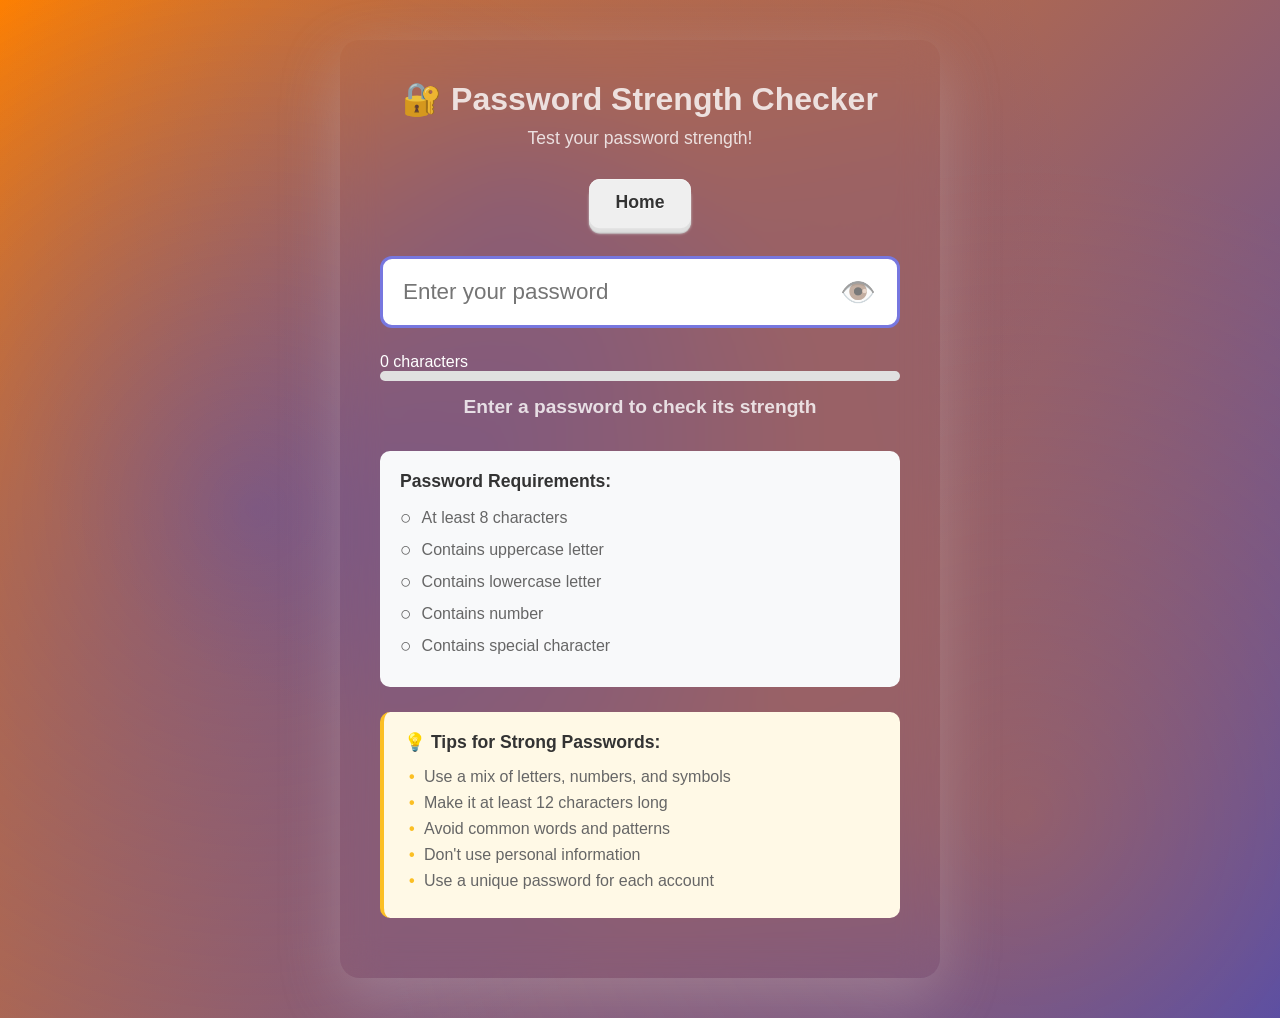
<file: index.html>
<!DOCTYPE html>
<html lang="en">
<head>
    <meta charset="UTF-8">
    <meta name="viewport" content="width=device-width, initial-scale=1.0">
    <title>Password Strength Checker</title>
    <link rel="stylesheet" href="assets/css/style.css?v=2">
</head>
<body>
    <div class="container">
        <div class="card">
            <h1>🔐 Password Strength Checker</h1>
            <p class="subtitle">Test your password strength!</p>
            <div class="home">
                <button type="button" onclick="window.location.href='Website/website.html'">Home</button>
            </div>
            
            <div class="input-container">
                <input 
                    type="password" 
                    id="passwordInput" 
                    placeholder="Enter your password"
                    autocomplete="off"
                >
                <button class="toggle-password" id="togglePassword">
                    <span class="eye-icon">👁️</span>
                </button>
            </div>
            <div class="char-count" id="charCount">0 characters</div>
            
            <div class="strength-meter">
                <div class="strength-meter-fill" id="strengthMeterFill"></div>
            </div>
            
            <div class="strength-text" id="strengthText">
                Enter a password to check its strength
            </div>
            
            <div class="requirements" id="requirements">
                <h3>Password Requirements:</h3>
                <ul>
                    <li id="req-length">
                        <span class="icon">○</span>
                        <span>At least 8 characters</span>
                    </li>
                    <li id="req-uppercase">
                        <span class="icon">○</span>
                        <span>Contains uppercase letter</span>
                    </li>
                    <li id="req-lowercase">
                        <span class="icon">○</span>
                        <span>Contains lowercase letter</span>
                    </li>
                    <li id="req-number">
                        <span class="icon">○</span>
                        <span>Contains number</span>
                    </li>
                    <li id="req-special">
                        <span class="icon">○</span>
                        <span>Contains special character</span>
                    </li>
                </ul>
            </div>
            
            <div class="info-section">
                <h3>💡 Tips for Strong Passwords:</h3>
                <ul>
                    <li>Use a mix of letters, numbers, and symbols</li>
                    <li>Make it at least 12 characters long</li>
                    <li>Avoid common words and patterns</li>
                    <li>Don't use personal information</li>
                    <li>Use a unique password for each account</li>
                </ul>
            </div>

    <script src="assets/js/script.js?v=2"></script>

</body>
</html>
</file>
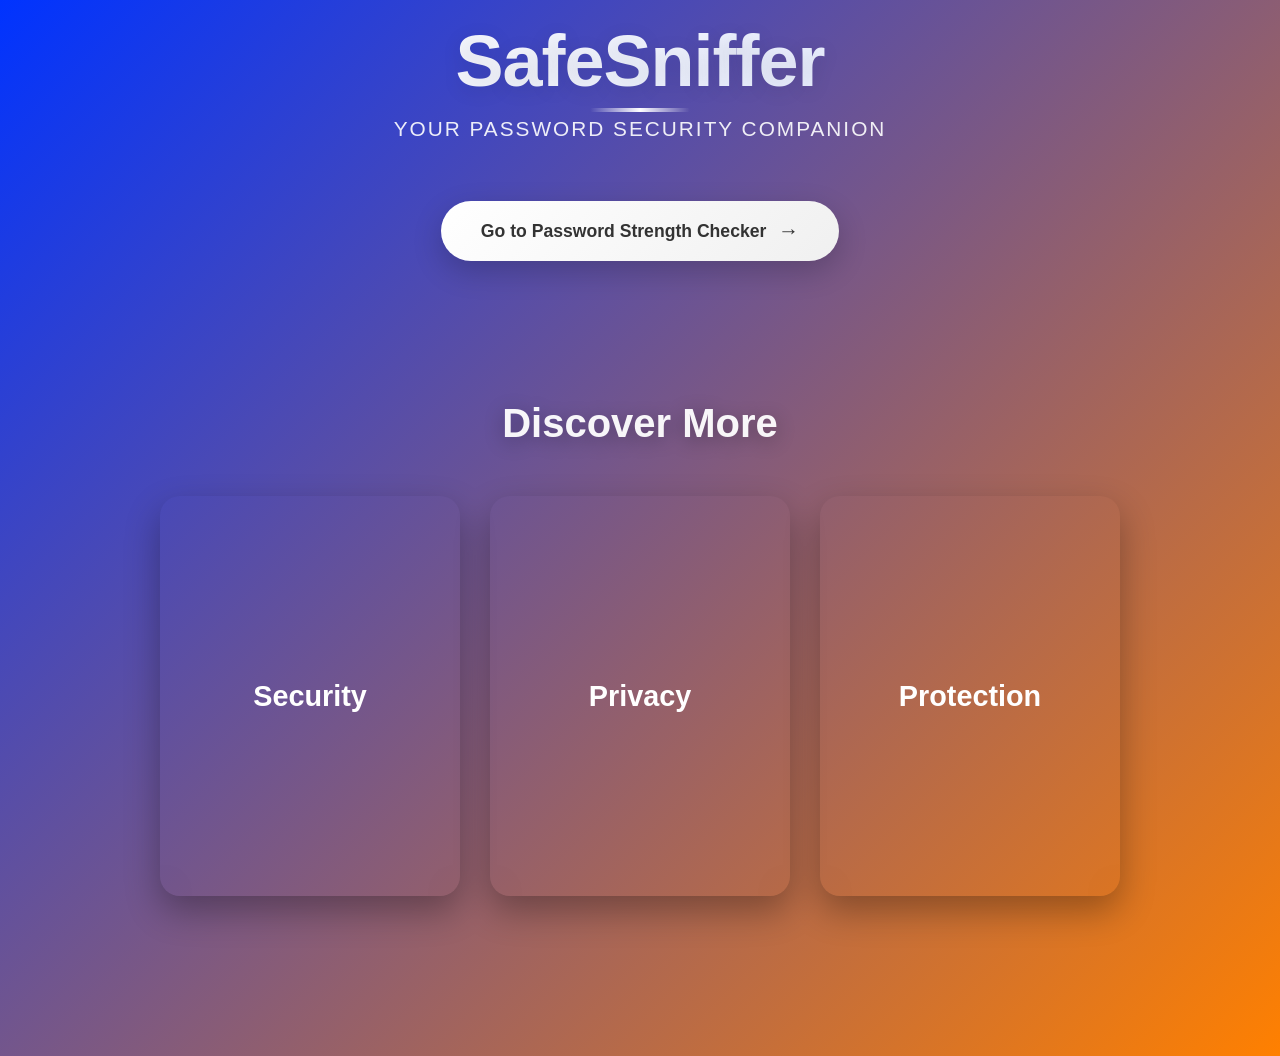
<file: Website/website.html>
<!DOCTYPE html>
<html lang="en">

<head>
    <meta charset="UTF-8">
    <meta name="viewport" content="width=device-width, initial-scale=1.0">
    <title>SafeSniffer - Password Security</title>
    <link rel="stylesheet" href="../assets/css/main.css">
<link rel="stylesheet" href="../assets/css/cards.css">

</head>

<body>
    <div class="container">
        <header class="header">
            <h1 class="header-title">SafeSniffer</h1>
            <p class="header-subtitle">Your Password Security Companion</p>
        </header>

        <div class="button-container">
            <button class="pass" type="button" onclick="window.location.href='../index.html'">
                <span class="button-text">Go to Password Strength Checker</span>
                <span class="button-arrow">→</span>
            </button>
        </div>
    </div>

    <!-- Flip Cards Section -->
    <div class="flip-cards-section">
        <h2 class="flip-cards-title">Discover More</h2>
        <div class="flip-cards-container">
            <div class="flip-card" onclick="window.location.href='flip-cards/security-page.html'">
                <div class="flip-card-inner">
                    <div class="flip-card-front">
                        <h3>Security</h3>
                    </div>
                    <div class="flip-card-back">
                        <h3>Security Tips</h3>
                        <p>Protect your digital life with strong passwords. Use unique passwords for each account and
                            enable two-factor authentication whenever possible.</p>
                    </div>
                </div>
            </div>

            <div class="flip-card" onclick="window.location.href='flip-cards/privacy-page.html'">
                <div class="flip-card-inner">
                    <div class="flip-card-front">
                        <h3>Privacy</h3>
                    </div>
                    <div class="flip-card-back">
                        <h3>Privacy Matters</h3>
                        <p>Your personal information is valuable. Keep it safe by using complex passwords and being
                            cautious about what you share online.</p>
                    </div>
                </div>
            </div>

            <div class="flip-card" onclick="window.location.href='flip-cards/protection-page.html'">
                <div class="flip-card-inner">
                    <div class="flip-card-front">
                        <h3>Protection</h3>
                    </div>
                    <div class="flip-card-back">
                        <h3>Stay Protected</h3>
                        <p>Regularly update your passwords and use a password manager to keep track of them securely.
                            Never reuse passwords across different accounts.</p>
                    </div>
                </div>
            </div>
        </div>
    </div>

    <script>
        // Auto-flip on hover for visual effect
        document.querySelectorAll('.flip-card').forEach(card => {
            card.addEventListener('mouseenter', function () {
                this.classList.add('flipped');
            });

            card.addEventListener('mouseleave', function () {
                this.classList.remove('flipped');
            });
        });
    </script>
</body>

</html>
</file>
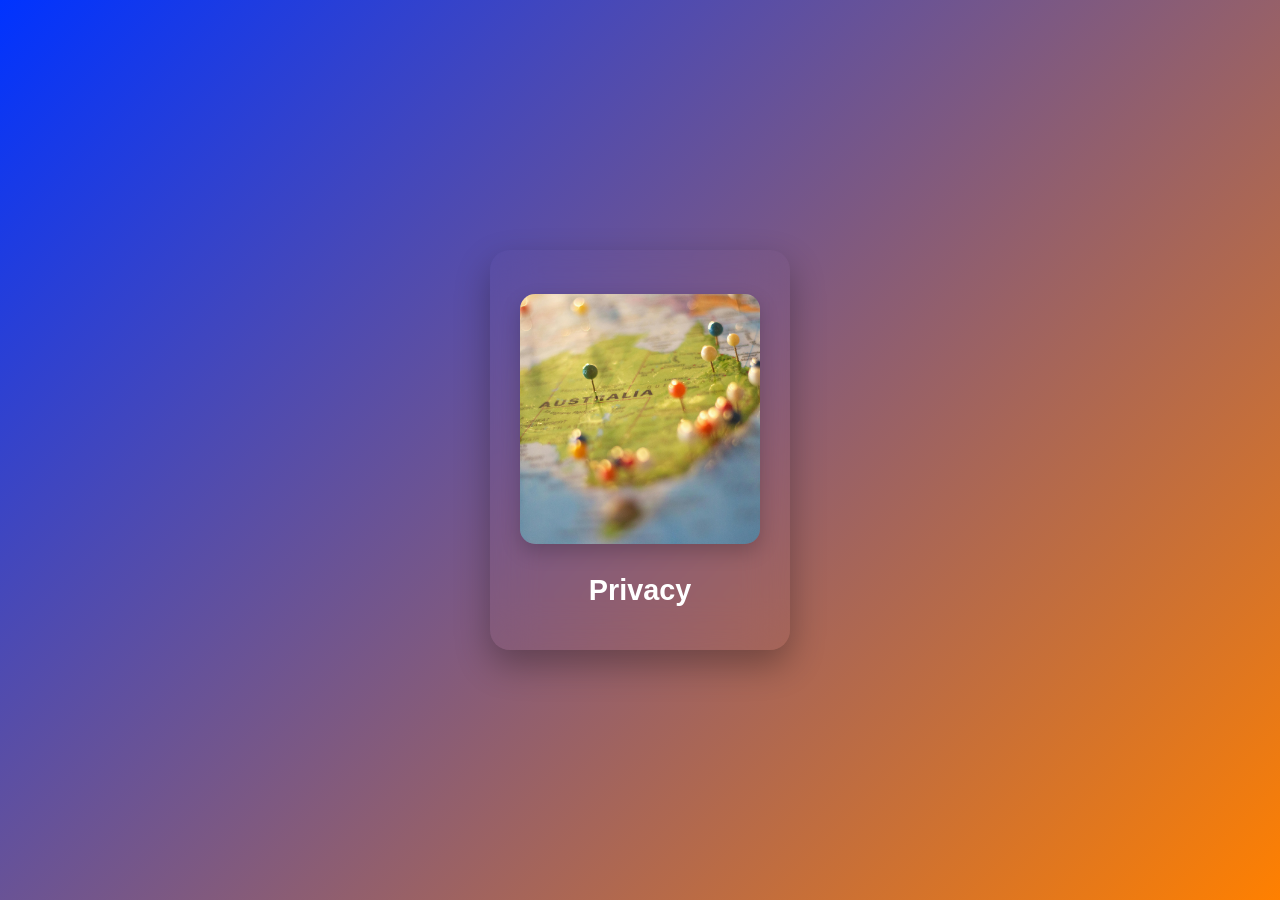
<file: Website/flip-cards/privacy-card.html>
<!DOCTYPE html>
<html lang="en">
<head>
    <meta charset="UTF-8">
    <meta name="viewport" content="width=device-width, initial-scale=1.0">
    <title>Privacy - Flip Card</title>
    <style>
        * {
            margin: 0;
            padding: 0;
            box-sizing: border-box;
        }

        body {
            font-family: -apple-system, BlinkMacSystemFont, 'Segoe UI', Roboto, Oxygen, Ubuntu, Cantarell, sans-serif;
            background: linear-gradient(135deg, rgb(0, 51, 255) 0%, rgb(255, 128, 0) 100%);
            min-height: 100vh;
            padding: 20px;
            overflow-x: hidden;
            display: flex;
            justify-content: center;
            align-items: center;
        }

        .flip-cards-container {
            display: flex;
            justify-content: center;
            align-items: center;
            gap: 30px;
            flex-wrap: wrap;
            perspective: 1000px;
        }

        .flip-card {
            background-color: transparent;
            width: 300px;
            height: 400px;
            perspective: 1000px;
            cursor: pointer;
            opacity: 1;
            transform: translateY(0);
            animation: fadeInUpCard 0.8s ease-out forwards;
        }

        .flip-card-inner {
            position: relative;
            width: 100%;
            height: 100%;
            text-align: center;
            transition: transform 0.6s;
            transform-style: preserve-3d;
            box-shadow: 0 15px 35px rgba(0, 0, 0, 0.3);
            border-radius: 20px;
            overflow: hidden;
        }

        .flip-card.flipped .flip-card-inner {
            transform: rotateY(180deg);
        }

        .flip-card-front,
        .flip-card-back {
            position: absolute;
            width: 100%;
            height: 100%;
            backface-visibility: hidden;
            border-radius: 20px;
            display: flex;
            flex-direction: column;
            justify-content: center;
            align-items: center;
            padding: 30px;
            box-sizing: border-box;
        }

        .flip-card-front {
            backdrop-filter: blur(22px);
        }

        .flip-card-back {
            background: linear-gradient(135deg, rgba(0, 51, 255, 0.95) 0%, rgba(255, 128, 0, 0.95) 100%);
            backdrop-filter: blur(10px);
            transform: rotateY(180deg);
            color: white;
        }

        .flip-card-front img {
            width: 100%;
            height: 250px;
            object-fit: cover;
            border-radius: 15px;
            margin-bottom: 20px;
            box-shadow: 0 8px 20px rgba(0, 0, 0, 0.2);
        }

        .flip-card-front h3 {
            font-size: 1.8rem;
            color: white;
            font-weight: 700;
            margin-top: 10px;
        }

        .flip-card-back h3 {
            font-size: 1.8rem;
            color: white;
            font-weight: 700;
            margin-bottom: 20px;
            text-shadow: 0 2px 10px rgba(0, 0, 0, 0.3);
        }

        .flip-card-back p {
            font-size: 1rem;
            line-height: 1.6;
            color: rgba(255, 255, 255, 0.95);
            text-shadow: 0 1px 5px rgba(0, 0, 0, 0.2);
        }

        /* Hover effect */
        .flip-card:hover .flip-card-inner {
            transform: scale(1.05);
            box-shadow: 0 20px 40px rgba(0, 0, 0, 0.4);
        }

        .flip-card.flipped:hover .flip-card-inner {
            transform: rotateY(180deg) scale(1.05);
        }

        @keyframes fadeInUpCard {
            from {
                opacity: 0;
                transform: translateY(30px);
            }
            to {
                opacity: 1;
                transform: translateY(0);
            }
        }

        @media (max-width: 480px) {
            .flip-card {
                width: 280px;
                height: 380px;
            }

            .flip-card-front img {
                height: 200px;
            }

            .flip-card-front h3,
            .flip-card-back h3 {
                font-size: 1.5rem;
            }

            .flip-card-back p {
                font-size: 0.9rem;
            }
        }
    </style>
</head>
<body>
    <div class="flip-cards-container">
        <div class="flip-card" onclick="window.location.href='privacy-page.html'">
            <div class="flip-card-inner">
                <div class="flip-card-front">
                    <img src="../../assets/images/map.jpg" alt="Privacy">
                    <h3>Privacy</h3>
                </div>
                <div class="flip-card-back">
                    <h3>Privacy Matters</h3>
                    <p>Your personal information is valuable. Keep it safe by using complex passwords and being cautious about what you share online.</p>
                </div>
            </div>
        </div>
    </div>

    <script>
        // Auto-flip on hover for visual effect
        document.querySelector('.flip-card').addEventListener('mouseenter', function() {
            this.classList.add('flipped');
        });
        
        document.querySelector('.flip-card').addEventListener('mouseleave', function() {
            this.classList.remove('flipped');
        });
    </script>
</body>
</html>
</file>
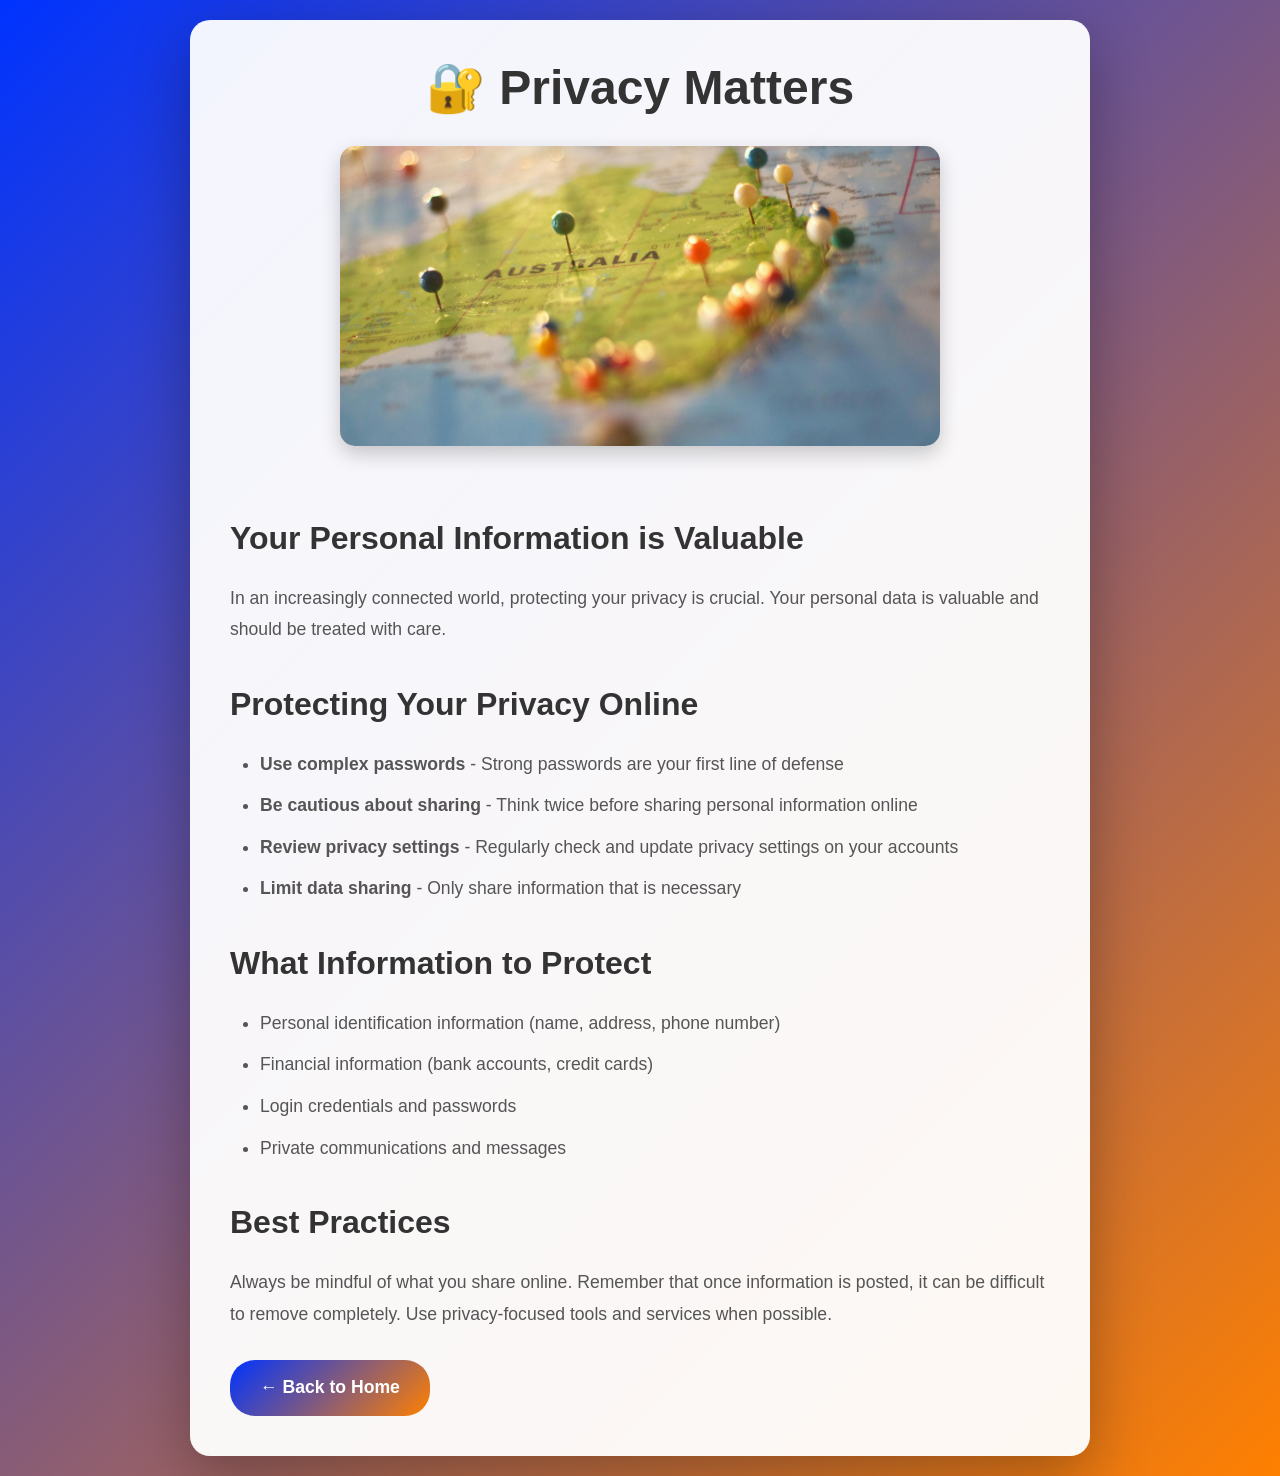
<file: Website/flip-cards/privacy-page.html>
<!DOCTYPE html>
<html lang="en">
<head>
    <meta charset="UTF-8">
    <meta name="viewport" content="width=device-width, initial-scale=1.0">
    <title>Privacy Matters - SafeSniffer</title>
    <style>
        * {
            margin: 0;
            padding: 0;
            box-sizing: border-box;
        }

        body {
            font-family: -apple-system, BlinkMacSystemFont, 'Segoe UI', Roboto, Oxygen, Ubuntu, Cantarell, sans-serif;
            background: linear-gradient(135deg, rgb(0, 51, 255) 0%, rgb(255, 128, 0) 100%);
            min-height: 100vh;
            padding: 20px;
            overflow-x: hidden;
        }

        .container {
            max-width: 900px;
            margin: 0 auto;
            background: rgba(255, 255, 255, 0.95);
            border-radius: 20px;
            padding: 40px;
            box-shadow: 0 20px 60px rgba(0, 0, 0, 0.3);
            animation: fadeInUp 0.8s ease-out;
        }

        .header {
            text-align: center;
            margin-bottom: 40px;
        }

        .header h1 {
            font-size: 3rem;
            color: #333;
            margin-bottom: 10px;
        }

        .header img {
            width: 100%;
            max-width: 600px;
            height: 300px;
            object-fit: cover;
            border-radius: 15px;
            margin: 20px 0;
            box-shadow: 0 8px 20px rgba(0, 0, 0, 0.2);
        }

        .content {
            line-height: 1.8;
            color: #555;
            font-size: 1.1rem;
        }

        .content h2 {
            color: #333;
            margin-top: 30px;
            margin-bottom: 15px;
            font-size: 2rem;
        }

        .content ul {
            margin-left: 30px;
            margin-top: 15px;
        }

        .content li {
            margin-bottom: 10px;
        }

        .back-button {
            display: inline-block;
            margin-top: 30px;
            padding: 12px 30px;
            background: linear-gradient(135deg, rgb(0, 51, 255) 0%, rgb(255, 128, 0) 100%);
            color: white;
            text-decoration: none;
            border-radius: 25px;
            font-weight: 600;
            transition: transform 0.3s, box-shadow 0.3s;
        }

        .back-button:hover {
            transform: translateY(-2px);
            box-shadow: 0 10px 25px rgba(0, 0, 0, 0.3);
        }

        @keyframes fadeInUp {
            from {
                opacity: 0;
                transform: translateY(30px);
            }
            to {
                opacity: 1;
                transform: translateY(0);
            }
        }

        @media (max-width: 768px) {
            .container {
                padding: 20px;
            }

            .header h1 {
                font-size: 2rem;
            }

            .content {
                font-size: 1rem;
            }
        }
    </style>
</head>
<body>
    <div class="container">
        <div class="header">
            <h1>🔐 Privacy Matters</h1>
            <img src="../../assets/images/map.jpg" alt="Privacy">
        </div>
        <div class="content">
            <h2>Your Personal Information is Valuable</h2>
            <p>In an increasingly connected world, protecting your privacy is crucial. Your personal data is valuable and should be treated with care.</p>
            
            <h2>Protecting Your Privacy Online</h2>
            <ul>
                <li><strong>Use complex passwords</strong> - Strong passwords are your first line of defense</li>
                <li><strong>Be cautious about sharing</strong> - Think twice before sharing personal information online</li>
                <li><strong>Review privacy settings</strong> - Regularly check and update privacy settings on your accounts</li>
                <li><strong>Limit data sharing</strong> - Only share information that is necessary</li>
            </ul>

            <h2>What Information to Protect</h2>
            <ul>
                <li>Personal identification information (name, address, phone number)</li>
                <li>Financial information (bank accounts, credit cards)</li>
                <li>Login credentials and passwords</li>
                <li>Private communications and messages</li>
            </ul>

            <h2>Best Practices</h2>
            <p>Always be mindful of what you share online. Remember that once information is posted, it can be difficult to remove completely. Use privacy-focused tools and services when possible.</p>

            <a href="../website.html" class="back-button">← Back to Home</a>
        </div>
    </div>
</body>
</html>
</file>
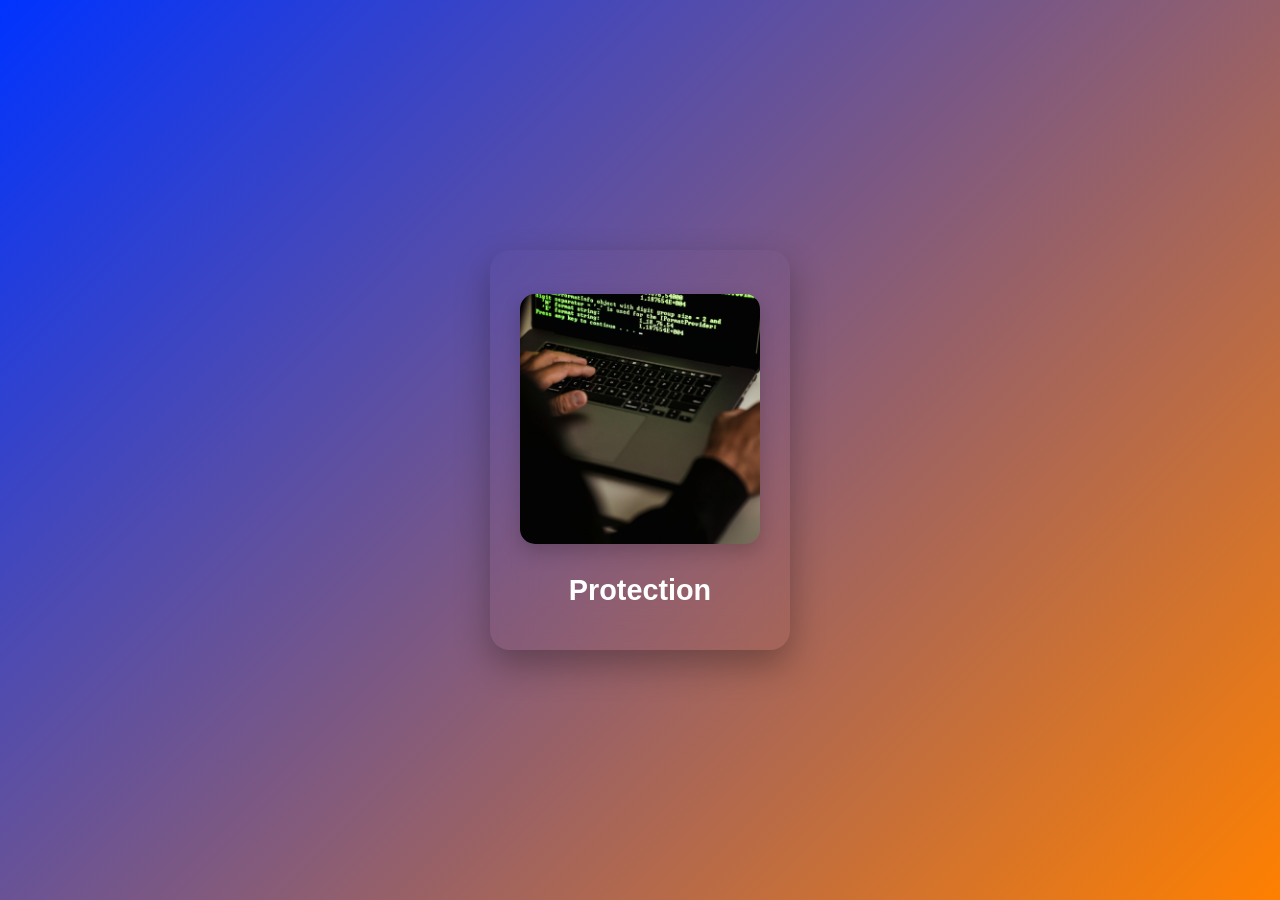
<file: Website/flip-cards/protection-card.html>
<!DOCTYPE html>
<html lang="en">
<head>
    <meta charset="UTF-8">
    <meta name="viewport" content="width=device-width, initial-scale=1.0">
    <title>Protection - Flip Card</title>
    <style>
        * {
            margin: 0;
            padding: 0;
            box-sizing: border-box;
        }

        body {
            font-family: -apple-system, BlinkMacSystemFont, 'Segoe UI', Roboto, Oxygen, Ubuntu, Cantarell, sans-serif;
            background: linear-gradient(135deg, rgb(0, 51, 255) 0%, rgb(255, 128, 0) 100%);
            min-height: 100vh;
            padding: 20px;
            overflow-x: hidden;
            display: flex;
            justify-content: center;
            align-items: center;
        }

        .flip-cards-container {
            display: flex;
            justify-content: center;
            align-items: center;
            gap: 30px;
            flex-wrap: wrap;
            perspective: 1000px;
        }

        .flip-card {
            background-color: transparent;
            width: 300px;
            height: 400px;
            perspective: 1000px;
            cursor: pointer;
            opacity: 1;
            transform: translateY(0);
            animation: fadeInUpCard 0.8s ease-out forwards;
        }

        .flip-card-inner {
            position: relative;
            width: 100%;
            height: 100%;
            text-align: center;
            transition: transform 0.6s;
            transform-style: preserve-3d;
            box-shadow: 0 15px 35px rgba(0, 0, 0, 0.3);
            border-radius: 20px;
            overflow: hidden;
        }

        .flip-card.flipped .flip-card-inner {
            transform: rotateY(180deg);
        }

        .flip-card-front,
        .flip-card-back {
            position: absolute;
            width: 100%;
            height: 100%;
            backface-visibility: hidden;
            border-radius: 20px;
            display: flex;
            flex-direction: column;
            justify-content: center;
            align-items: center;
            padding: 30px;
            box-sizing: border-box;
        }

        .flip-card-front {
            backdrop-filter: blur(22px);
        }

        .flip-card-back {
            background: linear-gradient(135deg, rgba(0, 51, 255, 0.95) 0%, rgba(255, 128, 0, 0.95) 100%);
            backdrop-filter: blur(10px);
            transform: rotateY(180deg);
            color: white;
        }

        .flip-card-front img {
            width: 100%;
            height: 250px;
            object-fit: cover;
            border-radius: 15px;
            margin-bottom: 20px;
            box-shadow: 0 8px 20px rgba(0, 0, 0, 0.2);
        }

        .flip-card-front h3 {
            font-size: 1.8rem;
            color: white;
            font-weight: 700;
            margin-top: 10px;
        }

        .flip-card-back h3 {
            font-size: 1.8rem;
            color: white;
            font-weight: 700;
            margin-bottom: 20px;
            text-shadow: 0 2px 10px rgba(0, 0, 0, 0.3);
        }

        .flip-card-back p {
            font-size: 1rem;
            line-height: 1.6;
            color: rgba(255, 255, 255, 0.95);
            text-shadow: 0 1px 5px rgba(0, 0, 0, 0.2);
        }

        /* Hover effect */
        .flip-card:hover .flip-card-inner {
            transform: scale(1.05);
            box-shadow: 0 20px 40px rgba(0, 0, 0, 0.4);
        }

        .flip-card.flipped:hover .flip-card-inner {
            transform: rotateY(180deg) scale(1.05);
        }

        @keyframes fadeInUpCard {
            from {
                opacity: 0;
                transform: translateY(30px);
            }
            to {
                opacity: 1;
                transform: translateY(0);
            }
        }

        @media (max-width: 480px) {
            .flip-card {
                width: 280px;
                height: 380px;
            }

            .flip-card-front img {
                height: 200px;
            }

            .flip-card-front h3,
            .flip-card-back h3 {
                font-size: 1.5rem;
            }

            .flip-card-back p {
                font-size: 0.9rem;
            }
        }
    </style>
</head>
<body>
    <div class="flip-cards-container">
        <div class="flip-card" onclick="window.location.href='protection-page.html'">
            <div class="flip-card-inner">
                <div class="flip-card-front">
                    <img src="../../assets/images/hacker.jpg" alt="Protection">
                    <h3>Protection</h3>
                </div>
                <div class="flip-card-back">
                    <h3>Stay Protected</h3>
                    <p>Regularly update your passwords and use a password manager to keep track of them securely. Never reuse passwords across different accounts.</p>
                </div>
            </div>
        </div>
    </div>

    <script>
        // Auto-flip on hover for visual effect
        document.querySelector('.flip-card').addEventListener('mouseenter', function() {
            this.classList.add('flipped');
        });
        
        document.querySelector('.flip-card').addEventListener('mouseleave', function() {
            this.classList.remove('flipped');
        });
    </script>
</body>
</html>
</file>
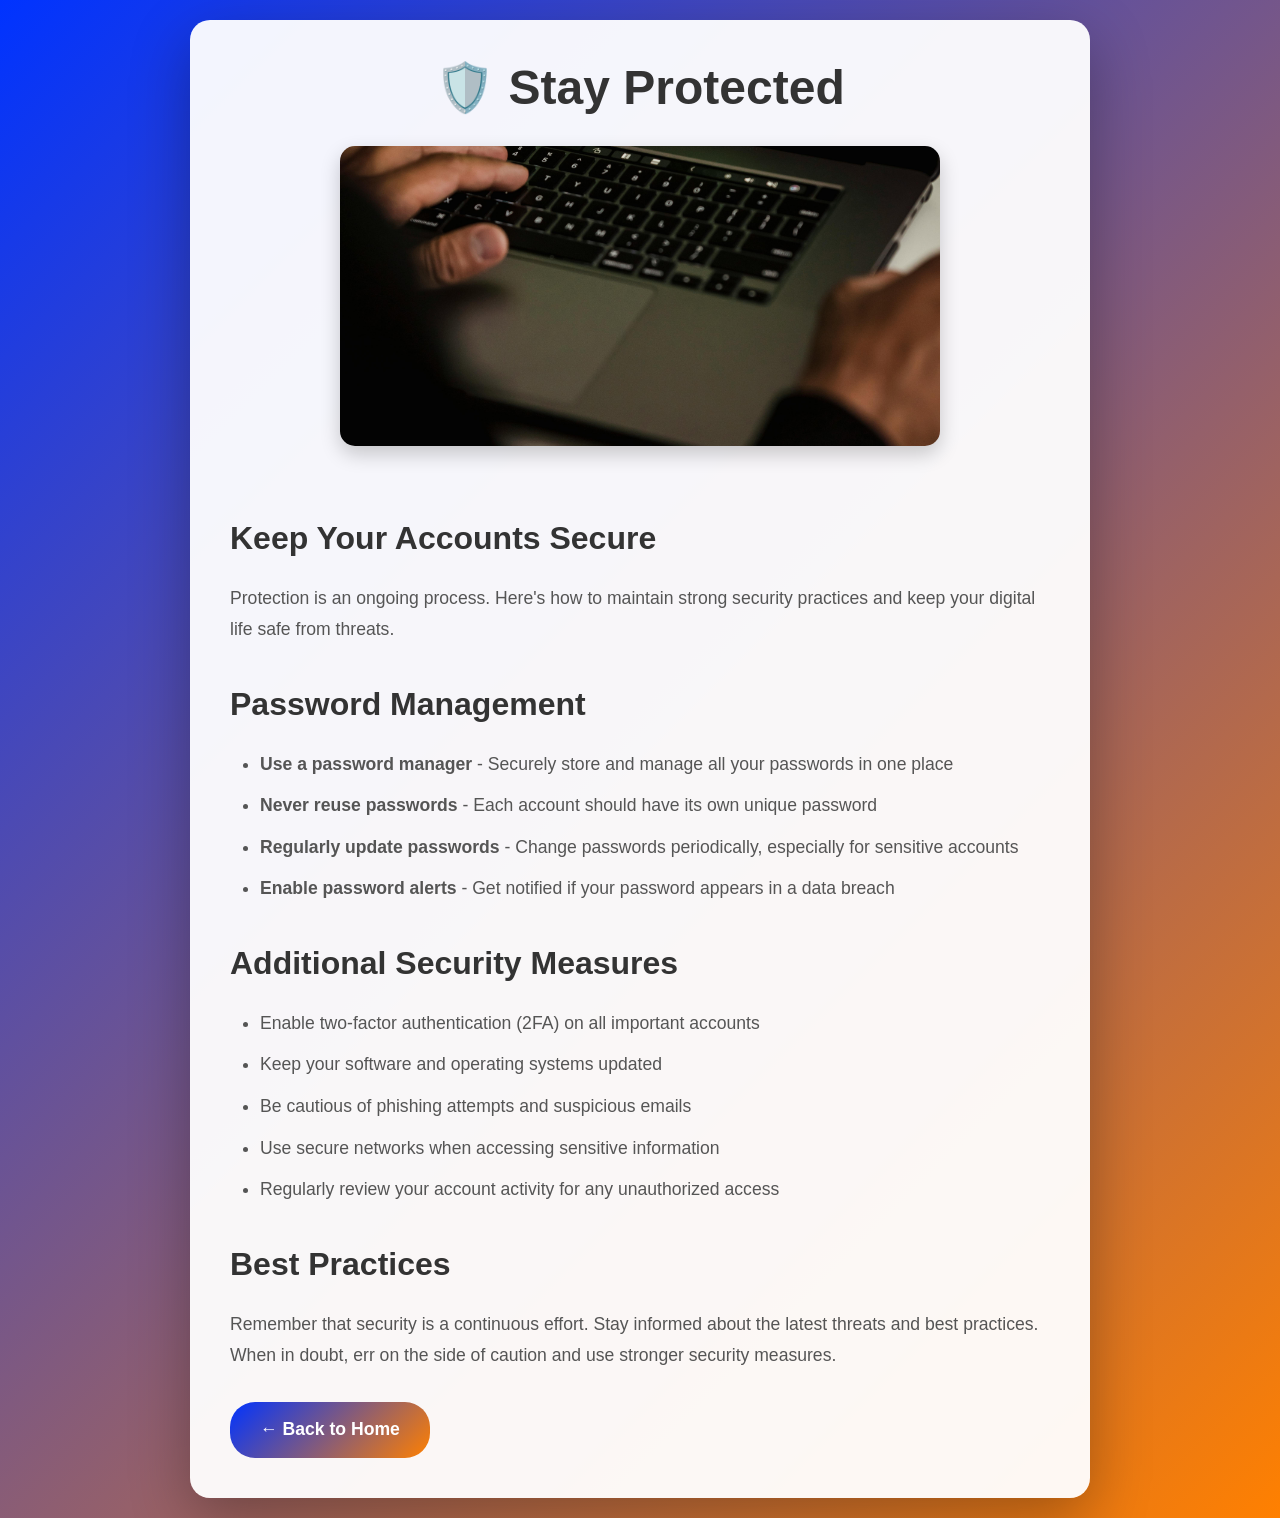
<file: Website/flip-cards/protection-page.html>
<!DOCTYPE html>
<html lang="en">
<head>
    <meta charset="UTF-8">
    <meta name="viewport" content="width=device-width, initial-scale=1.0">
    <title>Stay Protected - SafeSniffer</title>
    <style>
        * {
            margin: 0;
            padding: 0;
            box-sizing: border-box;
        }

        body {
            font-family: -apple-system, BlinkMacSystemFont, 'Segoe UI', Roboto, Oxygen, Ubuntu, Cantarell, sans-serif;
            background: linear-gradient(135deg, rgb(0, 51, 255) 0%, rgb(255, 128, 0) 100%);
            min-height: 100vh;
            padding: 20px;
            overflow-x: hidden;
        }

        .container {
            max-width: 900px;
            margin: 0 auto;
            background: rgba(255, 255, 255, 0.95);
            border-radius: 20px;
            padding: 40px;
            box-shadow: 0 20px 60px rgba(0, 0, 0, 0.3);
            animation: fadeInUp 0.8s ease-out;
        }

        .header {
            text-align: center;
            margin-bottom: 40px;
        }

        .header h1 {
            font-size: 3rem;
            color: #333;
            margin-bottom: 10px;
        }

        .header img {
            width: 100%;
            max-width: 600px;
            height: 300px;
            object-fit: cover;
            border-radius: 15px;
            margin: 20px 0;
            box-shadow: 0 8px 20px rgba(0, 0, 0, 0.2);
        }

        .content {
            line-height: 1.8;
            color: #555;
            font-size: 1.1rem;
        }

        .content h2 {
            color: #333;
            margin-top: 30px;
            margin-bottom: 15px;
            font-size: 2rem;
        }

        .content ul {
            margin-left: 30px;
            margin-top: 15px;
        }

        .content li {
            margin-bottom: 10px;
        }

        .back-button {
            display: inline-block;
            margin-top: 30px;
            padding: 12px 30px;
            background: linear-gradient(135deg, rgb(0, 51, 255) 0%, rgb(255, 128, 0) 100%);
            color: white;
            text-decoration: none;
            border-radius: 25px;
            font-weight: 600;
            transition: transform 0.3s, box-shadow 0.3s;
        }

        .back-button:hover {
            transform: translateY(-2px);
            box-shadow: 0 10px 25px rgba(0, 0, 0, 0.3);
        }

        @keyframes fadeInUp {
            from {
                opacity: 0;
                transform: translateY(30px);
            }
            to {
                opacity: 1;
                transform: translateY(0);
            }
        }

        @media (max-width: 768px) {
            .container {
                padding: 20px;
            }

            .header h1 {
                font-size: 2rem;
            }

            .content {
                font-size: 1rem;
            }
        }
    </style>
</head>
<body>
    <div class="container">
        <div class="header">
            <h1>🛡️ Stay Protected</h1>
            <img src="../../assets/images/hacker.jpg" alt="Protection">
        </div>
        <div class="content">
            <h2>Keep Your Accounts Secure</h2>
            <p>Protection is an ongoing process. Here's how to maintain strong security practices and keep your digital life safe from threats.</p>
            
            <h2>Password Management</h2>
            <ul>
                <li><strong>Use a password manager</strong> - Securely store and manage all your passwords in one place</li>
                <li><strong>Never reuse passwords</strong> - Each account should have its own unique password</li>
                <li><strong>Regularly update passwords</strong> - Change passwords periodically, especially for sensitive accounts</li>
                <li><strong>Enable password alerts</strong> - Get notified if your password appears in a data breach</li>
            </ul>

            <h2>Additional Security Measures</h2>
            <ul>
                <li>Enable two-factor authentication (2FA) on all important accounts</li>
                <li>Keep your software and operating systems updated</li>
                <li>Be cautious of phishing attempts and suspicious emails</li>
                <li>Use secure networks when accessing sensitive information</li>
                <li>Regularly review your account activity for any unauthorized access</li>
            </ul>

            <h2>Best Practices</h2>
            <p>Remember that security is a continuous effort. Stay informed about the latest threats and best practices. When in doubt, err on the side of caution and use stronger security measures.</p>

            <a href="../website.html" class="back-button">← Back to Home</a>
        </div>
    </div>
</body>
</html>
</file>
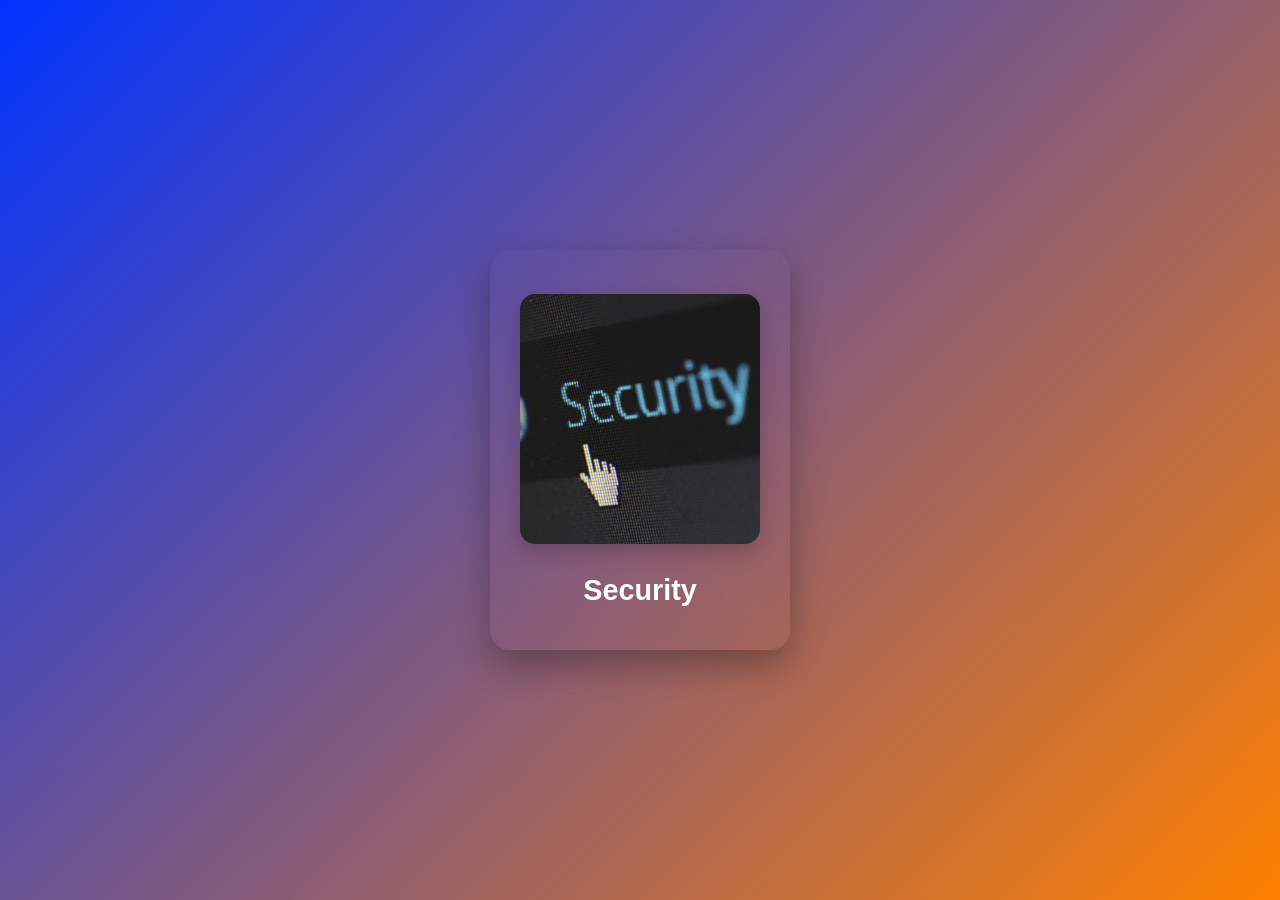
<file: Website/flip-cards/security-card.html>
<!DOCTYPE html>
<html lang="en">
<head>
    <meta charset="UTF-8">
    <meta name="viewport" content="width=device-width, initial-scale=1.0">
    <title>Security - Flip Card</title>
    <style>
        * {
            margin: 0;
            padding: 0;
            box-sizing: border-box;
        }

        body {
            font-family: -apple-system, BlinkMacSystemFont, 'Segoe UI', Roboto, Oxygen, Ubuntu, Cantarell, sans-serif;
            background: linear-gradient(135deg, rgb(0, 51, 255) 0%, rgb(255, 128, 0) 100%);
            min-height: 100vh;
            padding: 20px;
            overflow-x: hidden;
            display: flex;
            justify-content: center;
            align-items: center;
        }

        .flip-cards-container {
            display: flex;
            justify-content: center;
            align-items: center;
            gap: 30px;
            flex-wrap: wrap;
            perspective: 1000px;
        }

        .flip-card {
            background-color: transparent;
            width: 300px;
            height: 400px;
            perspective: 1000px;
            cursor: pointer;
            opacity: 1;
            transform: translateY(0);
            animation: fadeInUpCard 0.8s ease-out forwards;
        }

        .flip-card-inner {
            position: relative;
            width: 100%;
            height: 100%;
            text-align: center;
            transition: transform 0.6s;
            transform-style: preserve-3d;
            box-shadow: 0 15px 35px rgba(0, 0, 0, 0.3);
            border-radius: 20px;
            overflow: hidden;
        }

        .flip-card.flipped .flip-card-inner {
            transform: rotateY(180deg);
        }

        .flip-card-front,
        .flip-card-back {
            position: absolute;
            width: 100%;
            height: 100%;
            backface-visibility: hidden;
            border-radius: 20px;
            display: flex;
            flex-direction: column;
            justify-content: center;
            align-items: center;
            padding: 30px;
            box-sizing: border-box;
        }

        .flip-card-front {
            backdrop-filter: blur(22px);
        }

        .flip-card-back {
            background: linear-gradient(135deg, rgba(0, 51, 255, 0.95) 0%, rgba(255, 128, 0, 0.95) 100%);
            backdrop-filter: blur(10px);
            transform: rotateY(180deg);
            color: white;
        }

        .flip-card-front img {
            width: 100%;
            height: 250px;
            object-fit: cover;
            border-radius: 15px;
            margin-bottom: 20px;
            box-shadow: 0 8px 20px rgba(0, 0, 0, 0.2);
        }

        .flip-card-front h3 {
            font-size: 1.8rem;
            color: white;
            font-weight: 700;
            margin-top: 10px;
        }

        .flip-card-back h3 {
            font-size: 1.8rem;
            color: white;
            font-weight: 700;
            margin-bottom: 20px;
            text-shadow: 0 2px 10px rgba(0, 0, 0, 0.3);
        }

        .flip-card-back p {
            font-size: 1rem;
            line-height: 1.6;
            color: rgba(255, 255, 255, 0.95);
            text-shadow: 0 1px 5px rgba(0, 0, 0, 0.2);
        }

        /* Hover effect */
        .flip-card:hover .flip-card-inner {
            transform: scale(1.05);
            box-shadow: 0 20px 40px rgba(0, 0, 0, 0.4);
        }

        .flip-card.flipped:hover .flip-card-inner {
            transform: rotateY(180deg) scale(1.05);
        }

        @keyframes fadeInUpCard {
            from {
                opacity: 0;
                transform: translateY(30px);
            }
            to {
                opacity: 1;
                transform: translateY(0);
            }
        }

        @media (max-width: 480px) {
            .flip-card {
                width: 280px;
                height: 380px;
            }

            .flip-card-front img {
                height: 200px;
            }

            .flip-card-front h3,
            .flip-card-back h3 {
                font-size: 1.5rem;
            }

            .flip-card-back p {
                font-size: 0.9rem;
            }
        }
    </style>
</head>
<body>
    <div class="flip-cards-container">
        <div class="flip-card" onclick="window.location.href='security-page.html'">
            <div class="flip-card-inner">
                <div class="flip-card-front">
                    <img src="../../assets/images/security.jpg" alt="Security">
                    <h3>Security</h3>
                </div>
                <div class="flip-card-back">
                    <h3>Security Tips</h3>
                    <p>Protect your digital life with strong passwords. Use unique passwords for each account and enable two-factor authentication whenever possible.</p>
                </div>
            </div>
        </div>
    </div>

    <script>
        // Auto-flip on hover for visual effect
        document.querySelector('.flip-card').addEventListener('mouseenter', function() {
            this.classList.add('flipped');
        });
        
        document.querySelector('.flip-card').addEventListener('mouseleave', function() {
            this.classList.remove('flipped');
        });
    </script>
</body>
</html>
</file>
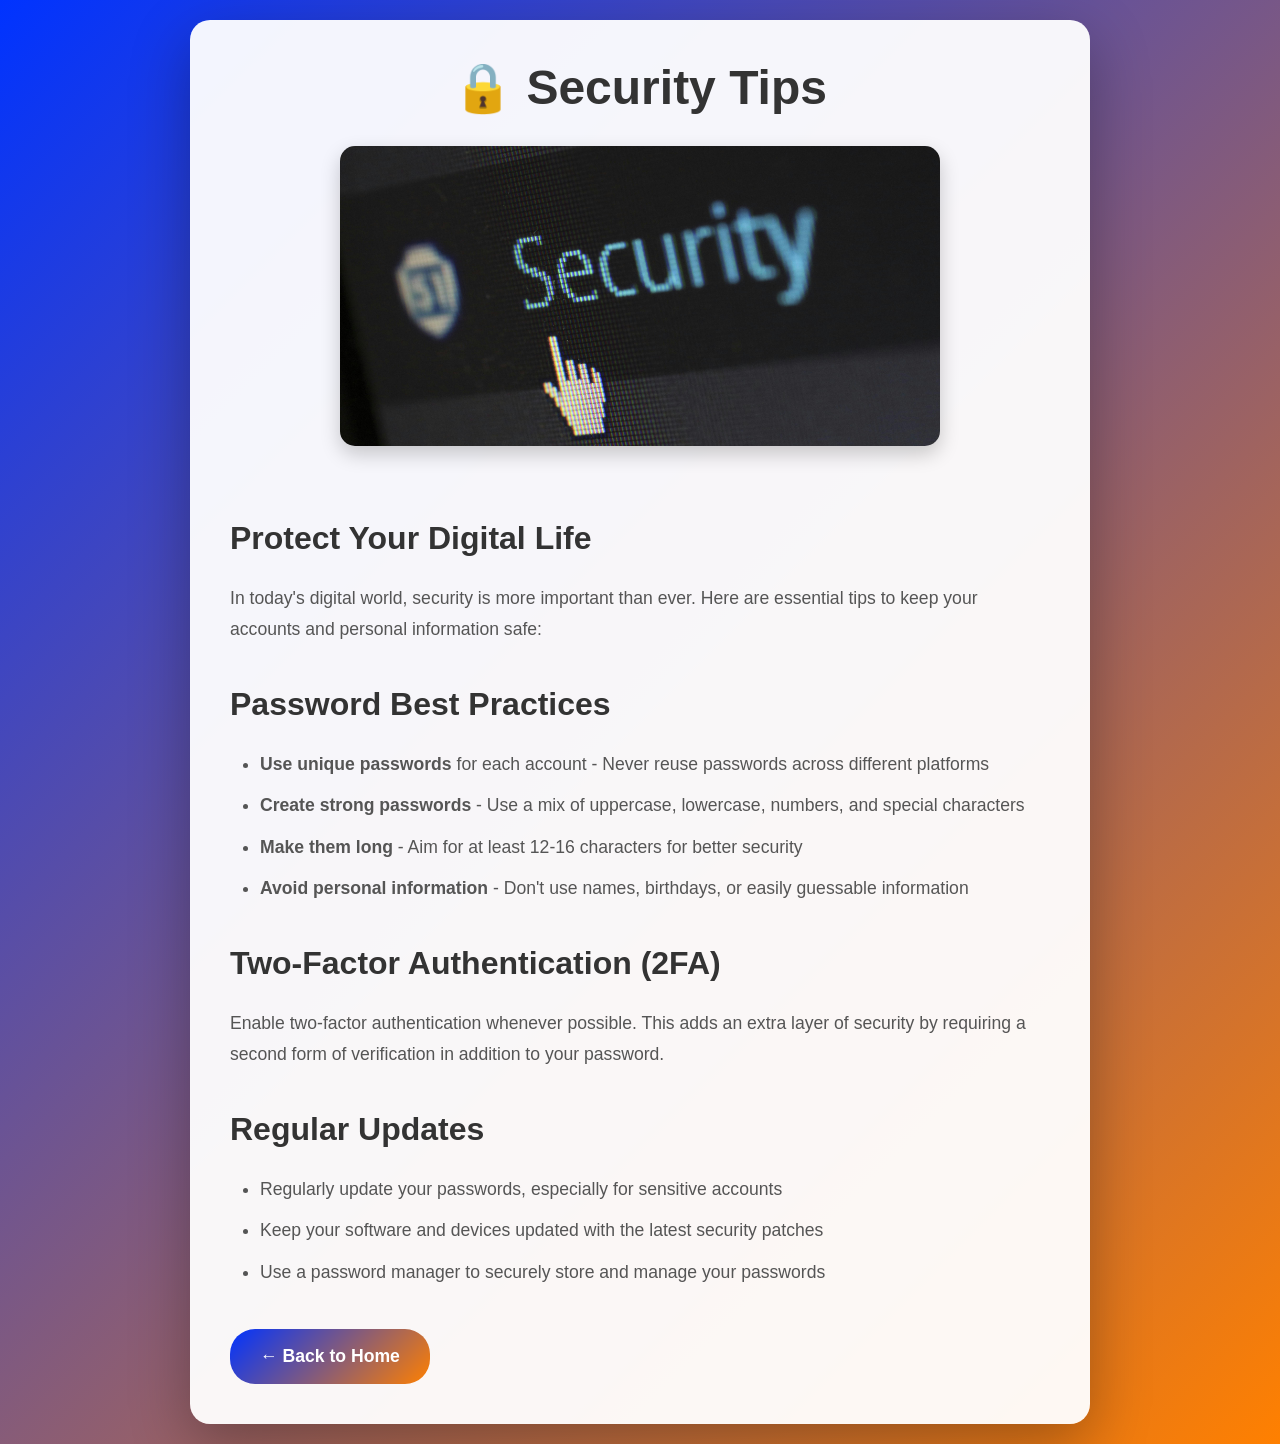
<file: Website/flip-cards/security-page.html>
<!DOCTYPE html>
<html lang="en">
<head>
    <meta charset="UTF-8">
    <meta name="viewport" content="width=device-width, initial-scale=1.0">
    <title>Security Tips - SafeSniffer</title>
    <style>
        * {
            margin: 0;
            padding: 0;
            box-sizing: border-box;
        }

        body {
            font-family: -apple-system, BlinkMacSystemFont, 'Segoe UI', Roboto, Oxygen, Ubuntu, Cantarell, sans-serif;
            background: linear-gradient(135deg, rgb(0, 51, 255) 0%, rgb(255, 128, 0) 100%);
            min-height: 100vh;
            padding: 20px;
            overflow-x: hidden;
        }

        .container {
            max-width: 900px;
            margin: 0 auto;
            background: rgba(255, 255, 255, 0.95);
            border-radius: 20px;
            padding: 40px;
            box-shadow: 0 20px 60px rgba(0, 0, 0, 0.3);
            animation: fadeInUp 0.8s ease-out;
        }

        .header {
            text-align: center;
            margin-bottom: 40px;
        }

        .header h1 {
            font-size: 3rem;
            color: #333;
            margin-bottom: 10px;
        }

        .header img {
            width: 100%;
            max-width: 600px;
            height: 300px;
            object-fit: cover;
            border-radius: 15px;
            margin: 20px 0;
            box-shadow: 0 8px 20px rgba(0, 0, 0, 0.2);
        }

        .content {
            line-height: 1.8;
            color: #555;
            font-size: 1.1rem;
        }

        .content h2 {
            color: #333;
            margin-top: 30px;
            margin-bottom: 15px;
            font-size: 2rem;
        }

        .content ul {
            margin-left: 30px;
            margin-top: 15px;
        }

        .content li {
            margin-bottom: 10px;
        }

        .back-button {
            display: inline-block;
            margin-top: 30px;
            padding: 12px 30px;
            background: linear-gradient(135deg, rgb(0, 51, 255) 0%, rgb(255, 128, 0) 100%);
            color: white;
            text-decoration: none;
            border-radius: 25px;
            font-weight: 600;
            transition: transform 0.3s, box-shadow 0.3s;
        }

        .back-button:hover {
            transform: translateY(-2px);
            box-shadow: 0 10px 25px rgba(0, 0, 0, 0.3);
        }

        @keyframes fadeInUp {
            from {
                opacity: 0;
                transform: translateY(30px);
            }
            to {
                opacity: 1;
                transform: translateY(0);
            }
        }

        @media (max-width: 768px) {
            .container {
                padding: 20px;
            }

            .header h1 {
                font-size: 2rem;
            }

            .content {
                font-size: 1rem;
            }
        }
    </style>
</head>
<body>
    <div class="container">
        <div class="header">
            <h1>🔒 Security Tips</h1>
            <img src="../../assets/images/security.jpg" alt="Security">
        </div>
        <div class="content">
            <h2>Protect Your Digital Life</h2>
            <p>In today's digital world, security is more important than ever. Here are essential tips to keep your accounts and personal information safe:</p>
            
            <h2>Password Best Practices</h2>
            <ul>
                <li><strong>Use unique passwords</strong> for each account - Never reuse passwords across different platforms</li>
                <li><strong>Create strong passwords</strong> - Use a mix of uppercase, lowercase, numbers, and special characters</li>
                <li><strong>Make them long</strong> - Aim for at least 12-16 characters for better security</li>
                <li><strong>Avoid personal information</strong> - Don't use names, birthdays, or easily guessable information</li>
            </ul>

            <h2>Two-Factor Authentication (2FA)</h2>
            <p>Enable two-factor authentication whenever possible. This adds an extra layer of security by requiring a second form of verification in addition to your password.</p>

            <h2>Regular Updates</h2>
            <ul>
                <li>Regularly update your passwords, especially for sensitive accounts</li>
                <li>Keep your software and devices updated with the latest security patches</li>
                <li>Use a password manager to securely store and manage your passwords</li>
            </ul>

            <a href="../website.html" class="back-button">← Back to Home</a>
        </div>
    </div>
</body>
</html>
</file>
<file: assets/css/style.css>
* {
    margin: 0;
    padding: 0;
    box-sizing: border-box;
}

.char-count{
    color:white;
}

.home {
    text-align: center;
    margin-bottom: 30px;
}

.home button {
    color: #333;
    padding: 0.75em 1.5em;
    border: none;
    border-radius: 0.7rem;
    font-size: 1.1rem;
    font-weight: 600;
    cursor: pointer;
    text-shadow: 0 0.062em 0 #ffffff;
    box-shadow:
        inset 0 0.0625em 0 0 #f4f4f4,
        0 0.125em 0 0 #efefef,
        0 0.25em 0 0 #e0e0e0,
        0 0.3125em 0 0 #dedede,
        0 0.375em 0 0 #dcdcdc,
        0 0.425em 0 0 #cacaca,
        0 0.425em 0.15em 0 #cecece;
    transition: background-color 0.2s ease, transform 0.1s ease;
}

.home button:active {
    transform: translateY(0.2em);
    box-shadow:
        inset 0 0.03em 0 0 #f4f4f4,
        0 0.03em 0 0 #efefef,
        0 0.0625em 0 0 #ececec,
        0 0.125em 0 0 #e0e0e0,
        0 0.125em 0 0 #dedede,
        0 0.2em 0 0 #dcdcdc,
        0 0.225em 0 0 #cacaca,
        0 0.225em 0.375em 0 #cecece;
}

.home button:hover {
    background-color: rgb(255, 255, 255);
    color: black;
}

body {
    font-family: -apple-system, BlinkMacSystemFont, 'Segoe UI', Roboto, Oxygen, Ubuntu, Cantarell, sans-serif;
    background: linear-gradient(-45deg, rgb(0, 51, 255), rgb(255, 128, 0), rgb(0, 51, 255), rgb(255, 128, 0));
    background-size: 400% 400%;
    animation: gradientShift 15s ease infinite;
    min-height: 100vh;
    display: flex;
    align-items: center;
    justify-content: center;
    padding: 20px;
    position: relative;
    overflow-y: auto;
    overflow-x: hidden;
}

body::before {
    content: '';
    position: absolute;
    top: 0;
    left: 0;
    right: 0;
    bottom: 0;
    background: 
        radial-gradient(circle at 20% 50%, rgba(0, 51, 255, 0.3) 0%, transparent 50%),
        radial-gradient(circle at 80% 80%, rgba(255, 128, 0, 0.3) 0%, transparent 50%),
        radial-gradient(circle at 40% 20%, rgba(0, 51, 255, 0.2) 0%, transparent 50%);
    animation: pulse 8s ease-in-out infinite;
    pointer-events: none;
}

@keyframes gradientShift {
    0% {
        background-position: 0% 50%;
    }
    50% {
        background-position: 100% 50%;
    }
    100% {
        background-position: 0% 50%;
    }
}

@keyframes pulse {
    0%, 100% {
        opacity: 1;
        transform: scale(1);
    }
    50% {
        opacity: 0.8;
        transform: scale(1.1);
    }
}

.container {
    width: 100%;
    max-width: 600px;
    position: relative;
    z-index: 1;
    margin: auto;
    padding-top: 20px;
    padding-bottom: 20px;
}

.card {
    
    backdrop-filter:blur(18px);
    border-radius: 20px;
    padding: 40px;
    box-shadow: 0 20px 60px rgba(207, 198, 198, 0.3);
}

h1 {
    color: rgba(255, 255, 255, 0.8);
    font-size: 2rem;
    margin-bottom: 10px;
    text-align: center;
}

.subtitle {
    color: rgba(255, 255, 255, 0.8);
    text-align: center;
    margin-bottom: 30px;
    font-size: 1.1rem;
}

.input-container {
    position: relative;
    margin-bottom: 25px;
}

#passwordInput {
    width: 100%;
    padding: 20px 60px 20px 20px;
    font-size: 1.4rem;
    border: 3px solid #e0e0e0;
    border-radius: 12px;
    outline: none;
    transition: border-color 0.3s;
    font-weight: 500;
}

#passwordInput:focus {
    border-color: #7777DF;
}

.toggle-password {
    position: absolute;
    right: 12px;
    top: 50%;
    transform: translateY(-50%);
    background: none;
    border: none;
    cursor: pointer;
    font-size: 1.8rem;
    padding: 8px 12px;
    opacity: 0.6;
    transition: opacity 0.3s;
}

.toggle-password:hover {
    opacity: 1;
}

.strength-meter {
    width: 100%;
    height: 10px;
    background: #e0e0e0;
    border-radius: 5px;
    overflow: hidden;
    margin-bottom: 15px;
}

.strength-meter-fill {
    height: 100%;
    width: 0%;
    transition: all 0.3s ease;
    border-radius: 5px;
}

.strength-text {
    text-align: center;
    font-size: 1.2rem;
    font-weight: bold;
    margin-bottom: 25px;
    min-height: 30px;
    color: rgba(255, 255, 255, 0.8);
}

.requirements {
    background: #f8f9fa;
    padding: 20px;
    border-radius: 10px;
    margin-bottom: 25px;
}

.requirements h3 {
    color: #333;
    font-size: 1.1rem;
    margin-bottom: 15px;
}

.requirements ul {
    list-style: none;
}

.requirements li {
    display: flex;
    align-items: center;
    margin-bottom: 10px;
    color: #666;
    transition: color 0.3s;
}

.requirements li .icon {
    margin-right: 10px;
    font-size: 1.2rem;
}

.requirements li.met {
    color: #10b981;
}

.requirements li.met .icon::before {
    content: '✓';
    font-weight: bold;
}

.info-section {
    background: #fff9e6;
    padding: 20px;
    border-radius: 10px;
    border-left: 4px solid #fbbf24;
    margin-bottom: 20px;
}

.info-section h3 {
    color: #333;
    font-size: 1.1rem;
    margin-bottom: 15px;
}

.info-section ul {
    list-style: none;
    padding-left: 0;
}

.info-section li {
    color: #666;
    margin-bottom: 8px;
    padding-left: 20px;
    position: relative;
}

.info-section li::before {
    content: '•';
    position: absolute;
    left: 5px;
    color: #fbbf24;
    font-weight: bold;
}



.strength-very-weak {
    background: #870903;
}

.strength-weak {
    background: #E90C00;
}

.strength-medium {
    background: #F9DD9C;
}

.strength-strong {
    background: #418B24;
}

.strength-very-strong {
    background: #1A4734;
}





.text-very-weak {
    color: #870903;
}

.text-weak {
    color: #E90C00;
}

.text-medium {
    color: #F9DD9C;
}

.text-strong {
    color:#418B24;
}

.text-very-strong {
    color: #1A4734;
}

@media (max-width: 600px) {
    .card {
        padding: 25px;
    }
    
    h1 {
        font-size: 1.5rem;
    }
    
    .subtitle {
        font-size: 1rem;
    }
}
</file>
<file: assets/css/main.css>
* {
    margin: 0;
    padding: 0;
    box-sizing: border-box;
}

body {
    font-family: -apple-system, BlinkMacSystemFont, 'Segoe UI', Roboto, Oxygen, Ubuntu, Cantarell, sans-serif;
    background: linear-gradient(135deg, rgb(0, 51, 255) 0%, rgb(255, 128, 0) 100%);
    min-height: 100vh;
    padding: 20px;
    overflow-x: hidden;
}

.container {
    text-align: center;
    max-width: 800px;
    width: 100%;
    margin: 0 auto;
    animation: fadeInUp 0.8s ease-out;
}

/* Header Styles with Animation */
.header {
    margin-bottom: 60px;
    animation: fadeInDown 0.8s ease-out;
}

.header-title {
    font-size: 4.5rem;
    font-weight: 700;
    background: linear-gradient(135deg, #ffffff 0%, #e0e7ff 100%);
    -webkit-background-clip: text;
    -webkit-text-fill-color: transparent;
    background-clip: text;
    margin-bottom: 15px;
    letter-spacing: -1px;
    text-shadow: 0 4px 20px rgba(0, 0, 0, 0.1);
    animation: slideInFromLeft 1s ease-out;
    position: relative;
}

.header-title::after {
    content: '';
    position: absolute;
    bottom: -10px;
    left: 50%;
    transform: translateX(-50%);
    width: 100px;
    height: 4px;
    background: linear-gradient(90deg, transparent, #ffffff, transparent);
    border-radius: 2px;
    animation: expandLine 1.2s ease-out 0.5s both;
}

.header-subtitle {
    font-size: 1.3rem;
    color: rgba(255, 255, 255, 0.9);
    font-weight: 300;
    letter-spacing: 2px;
    text-transform: uppercase;
    animation: fadeIn 1s ease-out 0.3s both;
}

/* Button Container */
.button-container {
    animation: fadeInUp 1s ease-out 0.5s both;
}

/* Button Styles */
.pass {
    background: linear-gradient(135deg, #ffffff 0%, #f0f0f0 100%);
    color: #333;
    padding: 18px 40px;
    border: none;
    border-radius: 50px;
    font-size: 1.1rem;
    font-weight: 600;
    cursor: pointer;
    box-shadow:
        0 10px 30px rgba(0, 0, 0, 0.2),
        0 0 0 0 rgba(255, 255, 255, 0.1);
    transition: all 0.3s cubic-bezier(0.4, 0, 0.2, 1);
    position: relative;
    overflow: hidden;
    display: inline-flex;
    align-items: center;
    gap: 12px;
}

.pass::before {
    content: '';
    position: absolute;
    top: 50%;
    left: 50%;
    width: 0;
    height: 0;
    border-radius: 50%;
    background: rgba(255, 255, 255, 0.3);
    transform: translate(-50%, -50%);
    transition: width 0.6s, height 0.6s;
}

.pass:hover::before {
    width: 300px;
    height: 300px;
}

.pass:hover {
    transform: translateY(-3px) scale(1.05);
    box-shadow:
        0 15px 40px rgba(0, 0, 0, 0.3),
        0 0 0 4px rgba(255, 255, 255, 0.2);
    background: linear-gradient(135deg, #ffffff 0%, #f8f8f8 100%);
}

.pass:active {
    transform: translateY(-1px) scale(1.02);
    box-shadow:
        0 8px 20px rgba(0, 0, 0, 0.2),
        0 0 0 2px rgba(255, 255, 255, 0.2);
}

.button-text {
    position: relative;
    z-index: 1;
    transition: transform 0.3s ease;
}

.button-arrow {
    position: relative;
    z-index: 1;
    font-size: 1.3rem;
    transition: transform 0.3s ease;
}

.pass:hover .button-arrow {
    transform: translateX(5px);
}

/* Animations */
@keyframes fadeInDown {
    from {
        opacity: 0;
        transform: translateY(-30px);
    }

    to {
        opacity: 1;
        transform: translateY(0);
    }
}

@keyframes fadeInUp {
    from {
        opacity: 0;
        transform: translateY(30px);
    }

    to {
        opacity: 1;
        transform: translateY(0);
    }
}

@keyframes fadeIn {
    from {
        opacity: 0;
    }

    to {
        opacity: 1;
    }
}

@keyframes slideInFromLeft {
    from {
        opacity: 0;
        transform: translateX(-50px);
    }

    to {
        opacity: 1;
        transform: translateX(0);
    }
}

@keyframes expandLine {
    from {
        width: 0;
        opacity: 0;
    }

    to {
        width: 100px;
        opacity: 1;
    }
}

/* Responsive Design */
@media (max-width: 768px) {
    .header-title {
        font-size: 3rem;
    }

    .header-subtitle {
        font-size: 1rem;
    }

    .pass {
        padding: 15px 30px;
        font-size: 1rem;
    }
}
</file>
<file: assets/css/cards.css>
/* ================================
   FLIP CARDS SECTION
================================ */

.flip-cards-section {
    width: 100%;
    max-width: 1200px;
    margin: 100px auto;
    padding: 40px 20px;
    position: relative;
    z-index: 1;
    opacity: 0;
    transform: translateY(50px);
    animation: fadeInUpCards 1s ease-out 0.5s forwards;
}

.flip-cards-title {
    text-align: center;
    font-size: 2.5rem;
    color: rgba(255, 255, 255, 0.95);
    margin-bottom: 50px;
    font-weight: 700;
    text-shadow: 0 4px 20px rgba(0, 0, 0, 0.3);
}

.flip-cards-container {
    display: flex;
    justify-content: center;
    align-items: center;
    gap: 30px;
    flex-wrap: wrap;
    perspective: 1000px;
}

/* ================================
   CARD STRUCTURE
================================ */

.flip-card {
    width: 300px;
    height: 400px;
    perspective: 1000px;
    cursor: pointer;
    opacity: 0;
    transform: translateY(30px);
    animation: fadeInUpCard 0.8s ease-out forwards;
}

.flip-card:nth-child(1) {
    animation-delay: 0.8s;
}

.flip-card:nth-child(2) {
    animation-delay: 1s;
}

.flip-card:nth-child(3) {
    animation-delay: 1.2s;
}

.flip-card-inner {
    position: relative;
    width: 100%;
    height: 100%;
    border-radius: 20px;
    box-shadow: 0 15px 35px rgba(0, 0, 0, 0.3);
    overflow: hidden;
    transition: transform 0.3s ease;
}

/* ================================
   HOVER ZOOM
================================ */

.flip-card:hover .flip-card-inner {
    transform: scale(1.05);
}

/* ================================
   CARD FACES
================================ */

.flip-card-front,
.flip-card-back {
    position: absolute;
    inset: 0;
    border-radius: 20px;
    display: flex;
    flex-direction: column;
    justify-content: center;
    align-items: center;
    padding: 30px;
    box-sizing: border-box;

}

/* ================================
   GLOW
================================ */

.flip-card-front::after,
.flip-card-back::after {
    content: "";
    position: absolute;
    top: calc(var(--card-height) / 6);
    left: 0;
    right: 0;
    z-index: -1;
    height: 100%;
    width: 100%;
    margin: 0 auto;
    transform: scale(0.8);
    filter: blur(calc(var(--card-height) / 6));
    opacity: 1;
    animation: spin 2.5s linear infinite;
}

/* ================================
   FRONT
================================ */

.flip-card-front {
    backdrop-filter: blur(22px);
}

.flip-card-front img {
    width: 100%;
    height: 250px;
    object-fit: cover;
    border-radius: 15px;
    margin-bottom: 20px;
    box-shadow: 0 8px 20px rgba(0, 0, 0, 0.2);
}

.flip-card-front h3 {
    font-size: 1.8rem;
    color: white;
    font-weight: 700;
}

/* ================================
   BACK
================================ */

.flip-card-back {
    background: linear-gradient(135deg,
            rgba(0, 51, 255, 0.95),
            rgba(255, 128, 0, 0.95));
    backdrop-filter: blur(10px);
    color: white;
    opacity: 0;
    pointer-events: none;
    transition: opacity 0.3s ease;
}

/* SHOW TEXT ON HOVER */
.flip-card:hover .flip-card-back {
    opacity: 1;
    pointer-events: auto;
}

.flip-card-back h3 {
    font-size: 1.8rem;
    margin-bottom: 20px;
    text-shadow: 0 2px 10px rgba(0, 0, 0, 0.3);
}

.flip-card-back p {
    font-size: 1rem;
    line-height: 1.6;
    text-shadow: 0 1px 5px rgba(0, 0, 0, 0.2);
}

/* ================================
   ANIMATIONS
================================ */

@keyframes fadeInUpCards {
    from {
        opacity: 0;
        transform: translateY(50px);
    }

    to {
        opacity: 1;
        transform: translateY(0);
    }
}

@keyframes fadeInUpCard {
    from {
        opacity: 0;
        transform: translateY(30px);
    }

    to {
        opacity: 1;
        transform: translateY(0);
    }
}

@keyframes spin {
    from {
        --rotate: 0deg;
    }

    to {
        --rotate: 360deg;
    }
}

/* ================================
   MOBILE
================================ */

@media (max-width: 480px) {
    .flip-card {
        width: 280px;
        height: 380px;
    }

    .flip-card-front img {
        height: 200px;
    }

    .flip-card-front h3,
    .flip-card-back h3 {
        font-size: 1.5rem;
    }

    .flip-card-back p {
        font-size: 0.9rem;
    }
}
</file>
